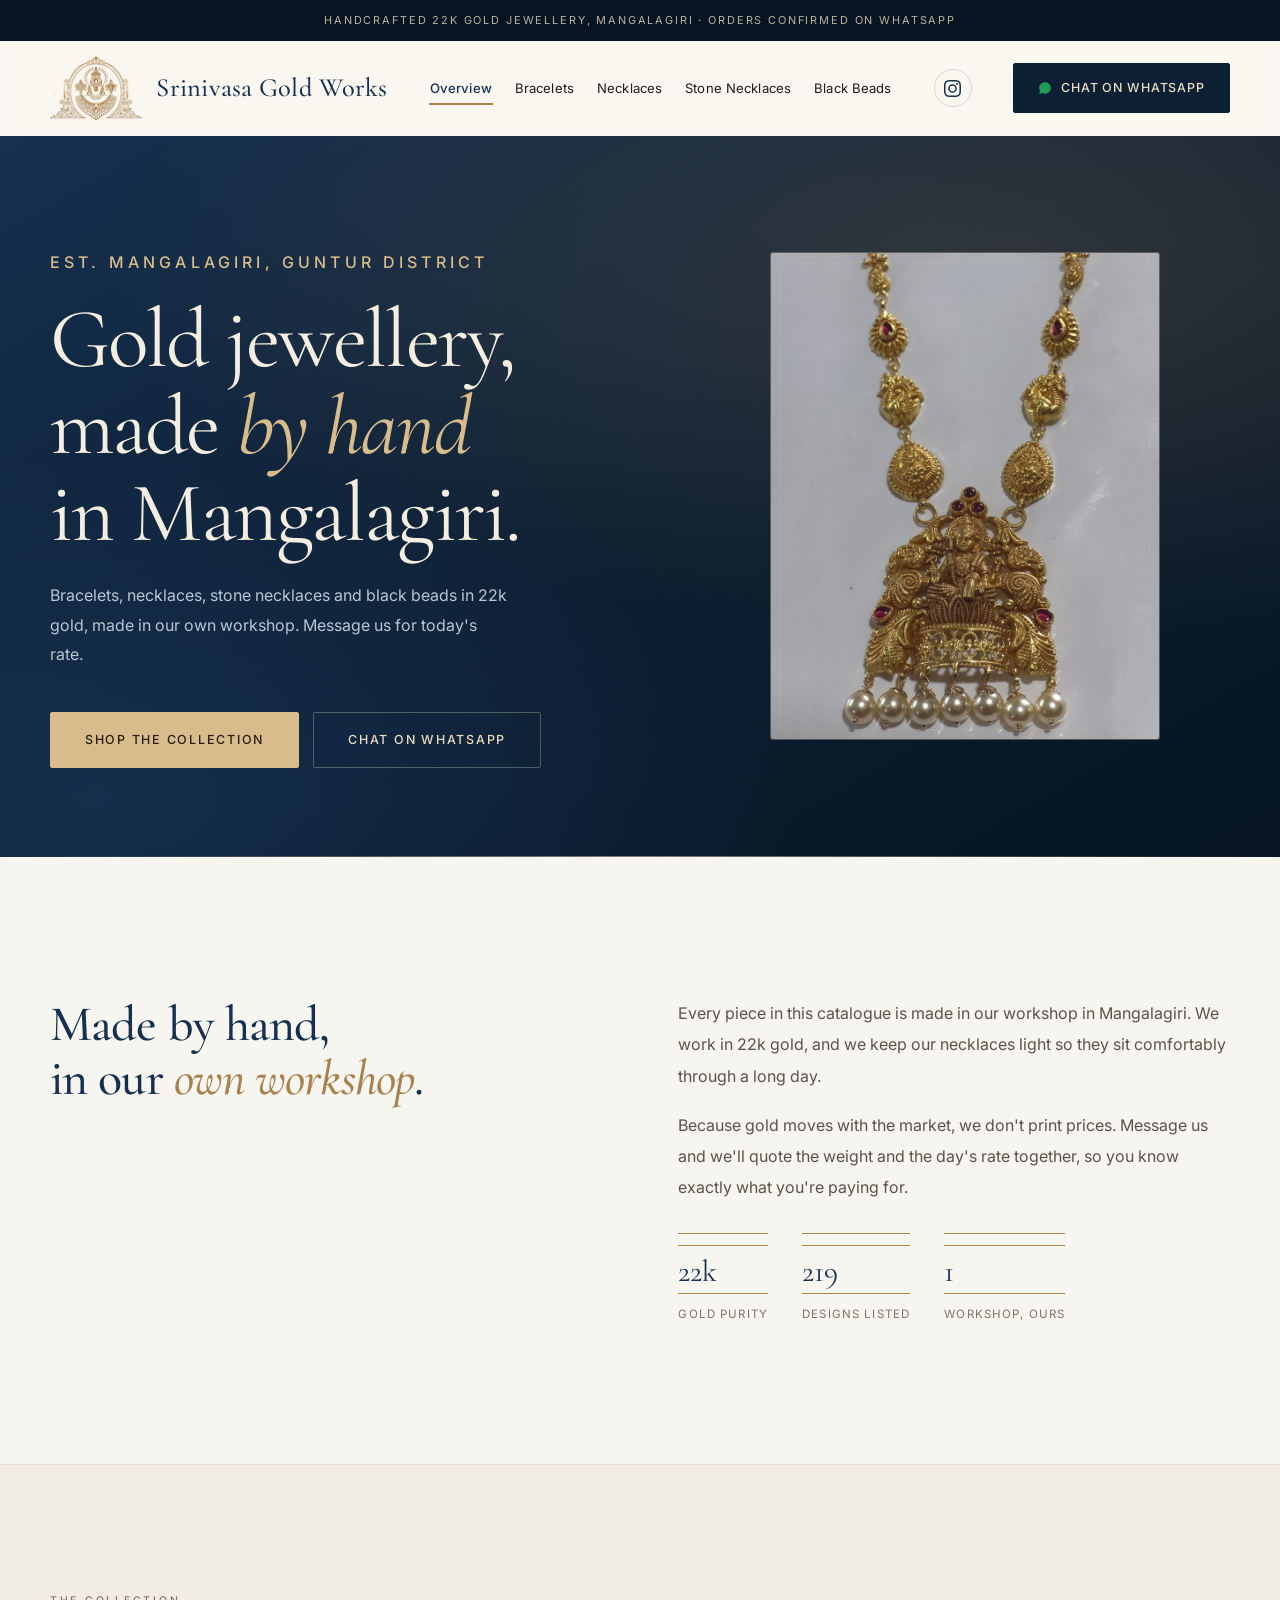
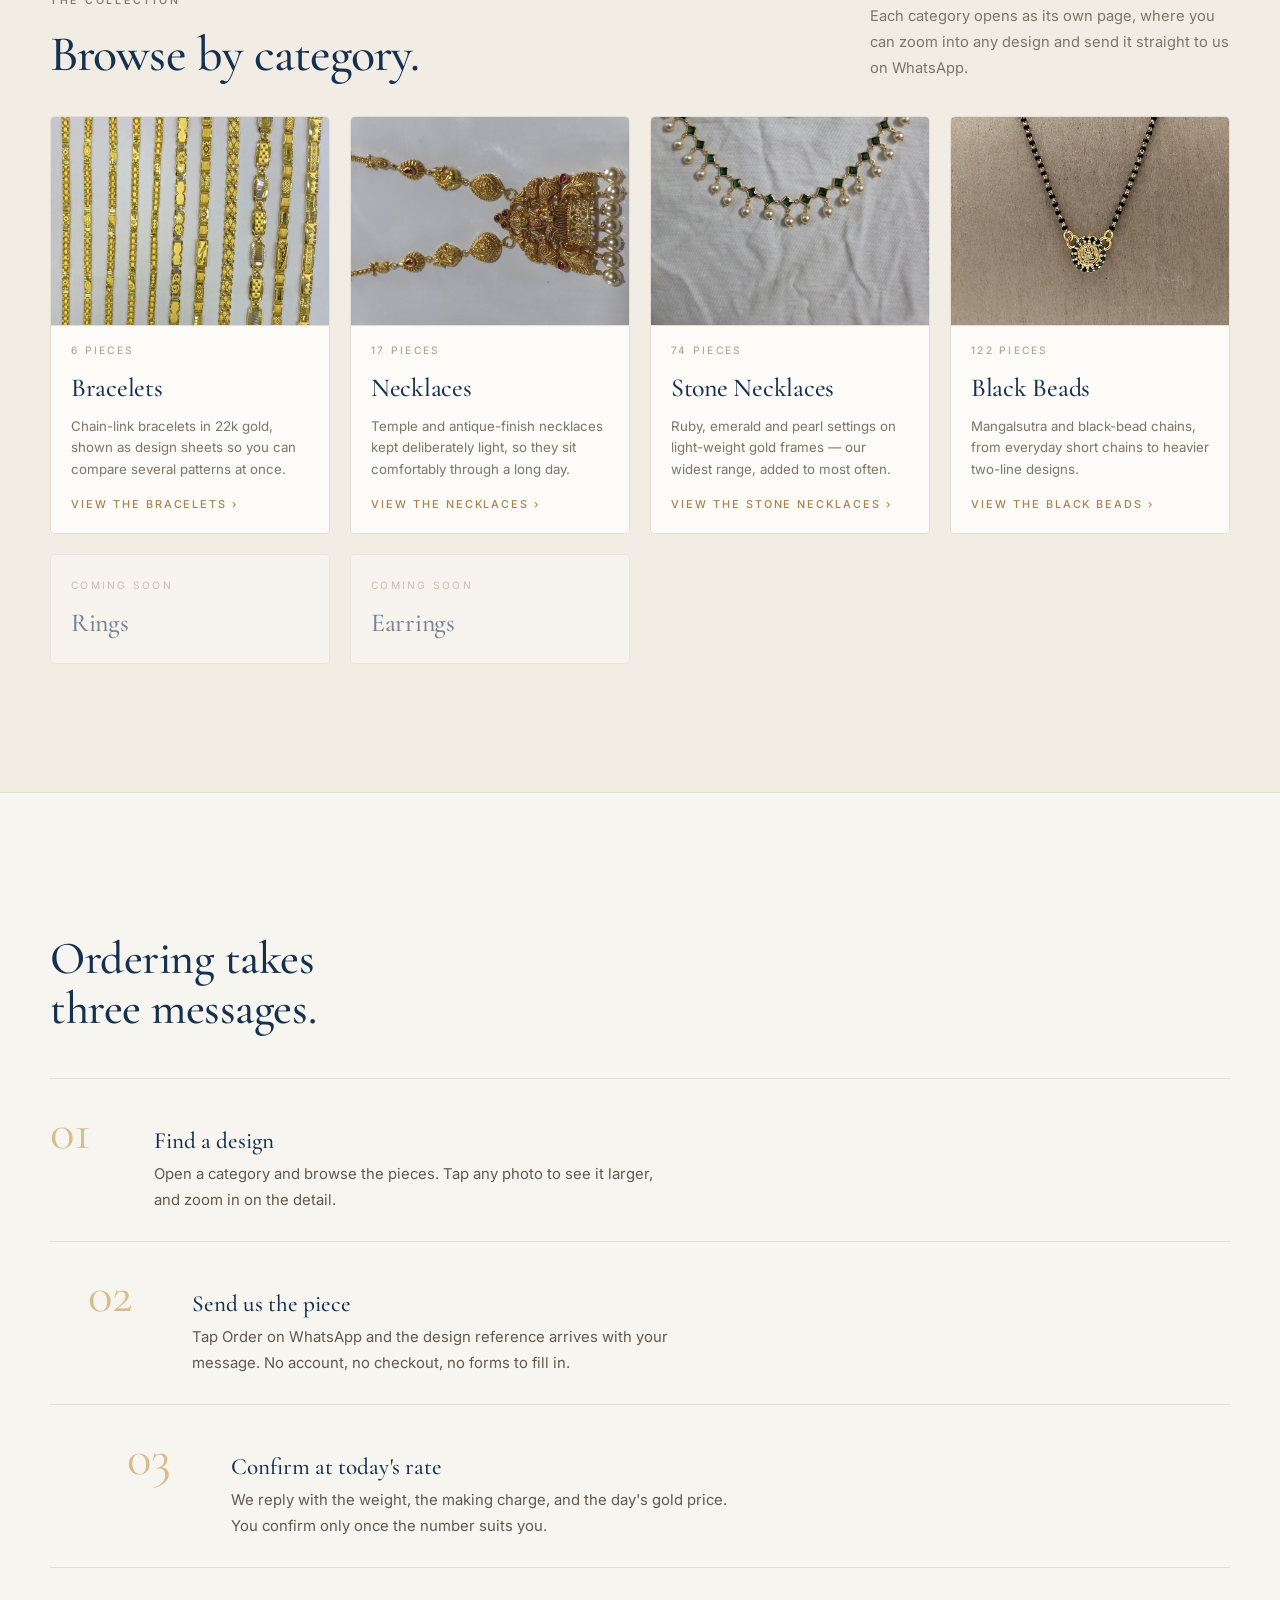
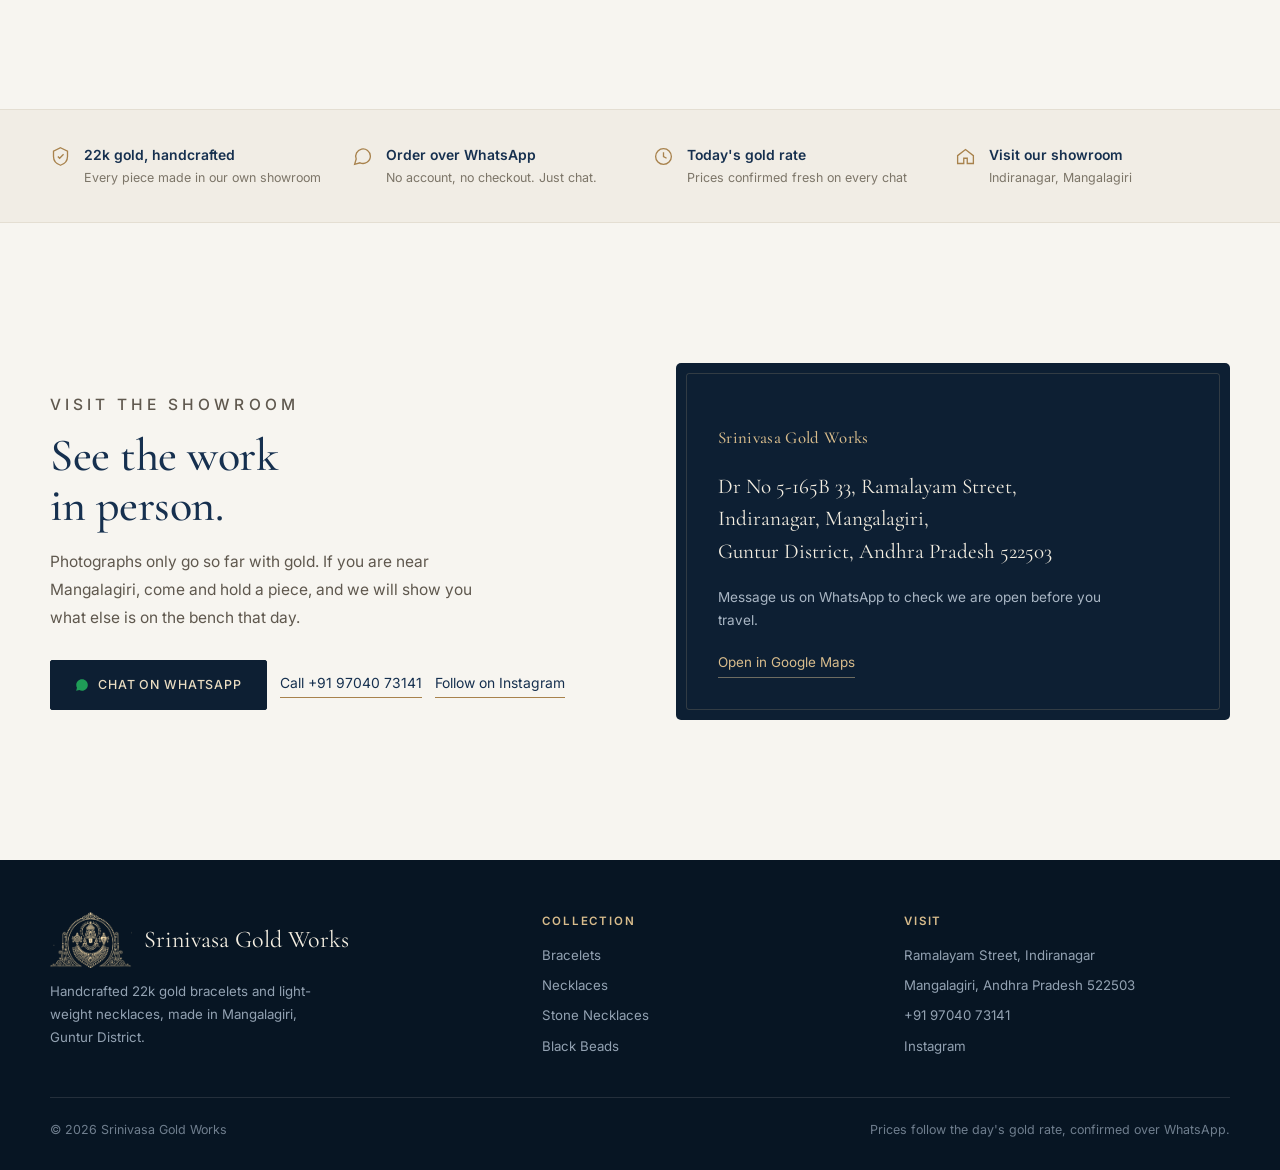
<file: index.html>
<!DOCTYPE html>
<html lang="en">
<head>
<meta charset="UTF-8">
<meta name="viewport" content="width=device-width, initial-scale=1.0">
<title>Srinivasa Gold Works — Fine Gold Jewellery in Mangalagiri</title>
<meta name="description" content="Handcrafted 22k gold bracelets, necklaces, stone necklaces and black beads from Srinivasa Gold Works, Mangalagiri. Browse the collection and confirm today's rate on WhatsApp.">
<meta name="theme-color" content="#0F2338">

<!-- Link preview for WhatsApp shares. Points at GitHub Pages; update both URLs if
     a custom domain is added later. -->
<meta property="og:type" content="website">
<meta property="og:site_name" content="Srinivasa Gold Works">
<meta property="og:title" content="Srinivasa Gold Works — Fine Gold Jewellery in Mangalagiri">
<meta property="og:description" content="Handcrafted 22k gold bracelets and light-weight necklaces. Confirm today's rate on WhatsApp.">
<meta property="og:image" content="https://vanapalli.github.io/srinivasa-gold-works-website/images/og-card.jpg">
<meta property="og:url" content="https://vanapalli.github.io/srinivasa-gold-works-website/">
<meta name="twitter:card" content="summary_large_image">

<link rel="icon" type="image/png" href="images/favicon.png">

<link rel="preconnect" href="https://fonts.googleapis.com">
<link rel="preconnect" href="https://fonts.gstatic.com" crossorigin>
<link rel="stylesheet" href="https://fonts.googleapis.com/css2?family=Cormorant+Garamond:ital,wght@0,400;0,500;0,600;0,700;1,400&family=Inter:wght@400;500;600;700&display=swap">
<link rel="stylesheet" href="css/site.css">
</head>
<body data-page="home">

<a class="skip-link" href="#collection">Skip to the collection</a>

<div class="announce">Handcrafted 22k gold jewellery, Mangalagiri <b>·</b> Orders confirmed on WhatsApp</div>

<header id="siteHeader">
  <div class="header-inner">
    <a class="brand serif" href="index.html" aria-label="Srinivasa Gold Works, home">
      <img src="images/logo-mark.png" alt="" aria-hidden="true">
      Srinivasa Gold Works
    </a>
    <nav class="catnav" id="navChips" aria-label="Sections"></nav>
    <a class="icon-btn" id="headerIg" href="#" target="_blank" rel="noopener" aria-label="Follow Srinivasa Gold Works on Instagram">
      <svg viewBox="0 0 24 24" aria-hidden="true"><path d="M12 2.16c3.2 0 3.58.01 4.85.07 3.25.15 4.77 1.69 4.92 4.92.06 1.27.07 1.65.07 4.85s-.01 3.58-.07 4.85c-.15 3.23-1.66 4.77-4.92 4.92-1.27.06-1.64.07-4.85.07s-3.58-.01-4.85-.07c-3.26-.15-4.77-1.7-4.92-4.92-.06-1.27-.07-1.65-.07-4.85s.02-3.58.07-4.85c.15-3.23 1.66-4.77 4.92-4.92 1.27-.06 1.65-.07 4.85-.07zM12 0C8.74 0 8.33.01 7.05.07c-4.35.2-6.78 2.62-6.98 6.98C.01 8.33 0 8.74 0 12s.01 3.67.07 4.95c.2 4.36 2.62 6.78 6.98 6.98C8.33 23.99 8.74 24 12 24s3.67-.01 4.95-.07c4.35-.2 6.78-2.62 6.98-6.98.06-1.28.07-1.69.07-4.95s-.01-3.67-.07-4.95c-.2-4.35-2.62-6.78-6.98-6.98C15.67.01 15.26 0 12 0zm0 5.84A6.16 6.16 0 1 0 12 18.16 6.16 6.16 0 0 0 12 5.84zM12 16a4 4 0 1 1 0-8 4 4 0 0 1 0 8zm6.41-11.85a1.44 1.44 0 1 0 0 2.88 1.44 1.44 0 0 0 0-2.88z"/></svg>
    </a>
    <a class="btn-wa" id="headerWa" href="#" target="_blank" rel="noopener">
      <svg viewBox="0 0 24 24" aria-hidden="true"><path d="M12.04 2C6.58 2 2.13 6.45 2.13 11.91c0 1.75.46 3.39 1.26 4.81L2 22l5.4-1.42a9.87 9.87 0 0 0 4.64 1.18h.01c5.46 0 9.9-4.45 9.9-9.91C21.96 6.45 17.5 2 12.04 2z"/></svg>
      Chat on WhatsApp
    </a>
  </div>
</header>

<main id="top">

  <section class="hero">
    <div class="hero-inner">
      <div>
        <p class="eyebrow reveal">Est. Mangalagiri, Guntur District</p>
        <h1 class="reveal" style="--d:90ms">Gold jewellery, made <em>by hand</em> in Mangalagiri.</h1>
        <p class="reveal" style="--d:180ms">Bracelets, necklaces, stone necklaces and black beads in 22k gold, made in our own workshop. Message us for today's rate.</p>
        <div class="hero-actions reveal" style="--d:260ms">
          <a class="btn-gold" href="#collection">Shop the collection</a>
          <a class="btn-ghost" id="heroWa" href="#" target="_blank" rel="noopener">Chat on WhatsApp</a>
        </div>
      </div>
      <div class="hero-frame reveal" style="--d:340ms">
        <img id="heroPhoto" src="images/hero.jpg"
             alt="A 22k gold temple necklace pendant with ruby and pearl detail">
      </div>
    </div>
  </section>

  <template id="framePlaceholder">
    <div class="frame-empty">
      <svg viewBox="0 0 24 24" fill="none" aria-hidden="true">
        <path d="M12 2 L4 9 L12 22 L20 9 Z" stroke="#E4C99A" stroke-width="1"/>
        <path d="M4 9 H20 M8.5 9 L12 2 L15.5 9" stroke="#E4C99A" stroke-width=".7"/>
      </svg>
      <span>Photography coming soon</span>
    </div>
  </template>

  <section class="craft">
    <div class="wrap craft-grid">
      <h2 class="reveal">Made by hand,<br>in our <em>own workshop</em>.</h2>
      <div class="craft-body">
        <p class="reveal">Every piece in this catalogue is made in our workshop in Mangalagiri. We work in 22k gold, and we keep our necklaces light so they sit comfortably through a long day.</p>
        <p class="reveal" style="--d:90ms">Because gold moves with the market, we don't print prices. Message us and we'll quote the weight and the day's rate together, so you know exactly what you're paying for.</p>
        <div class="craft-marks reveal" style="--d:180ms">
          <div><div class="n">22k</div><div class="l">Gold purity</div></div>
          <div><div class="n" id="pieceCount">219</div><div class="l">Designs listed</div></div>
          <div><div class="n">1</div><div class="l">Workshop, ours</div></div>
        </div>
      </div>
    </div>
  </section>

  <section class="collection" id="collection">
    <div class="wrap">
      <div class="section-head">
        <div>
          <p class="eyebrow reveal">The collection</p>
          <h2 class="reveal" style="--d:80ms">Browse by category.</h2>
        </div>
        <p class="lede reveal" style="--d:140ms">Each category opens as its own page, where you can zoom into any design and send it straight to us on WhatsApp.</p>
      </div>

      <div class="cat-tiles" id="catTiles"></div>
    </div>
  </section>

  <section class="process">
    <div class="wrap">
      <h2 class="reveal">Ordering takes three messages.</h2>
      <div class="steps">
        <div class="step reveal">
          <div class="num">01</div>
          <div>
            <h3>Find a design</h3>
            <p>Open a category and browse the pieces. Tap any photo to see it larger, and zoom in on the detail.</p>
          </div>
        </div>
        <div class="step reveal" style="--d:90ms">
          <div class="num">02</div>
          <div>
            <h3>Send us the piece</h3>
            <p>Tap Order on WhatsApp and the design reference arrives with your message. No account, no checkout, no forms to fill in.</p>
          </div>
        </div>
        <div class="step reveal" style="--d:180ms">
          <div class="num">03</div>
          <div>
            <h3>Confirm at today's rate</h3>
            <p>We reply with the weight, the making charge, and the day's gold price. You confirm only once the number suits you.</p>
          </div>
        </div>
      </div>
    </div>
  </section>

  <section class="trust">
    <div class="wrap trust-grid">
      <div class="trust-item reveal">
        <svg viewBox="0 0 24 24" stroke-width="1.5" aria-hidden="true"><path d="M12 2 L20 6 V12 C20 17 16.5 20.5 12 22 C7.5 20.5 4 17 4 12 V6 Z"/><path d="M9 12 L11 14 L15.5 9.5"/></svg>
        <div><div class="t-title">22k gold, handcrafted</div><div class="t-sub">Every piece made in our own showroom</div></div>
      </div>
      <div class="trust-item reveal" style="--d:70ms">
        <svg viewBox="0 0 24 24" stroke-width="1.5" aria-hidden="true"><path d="M21 11.5a8.4 8.4 0 0 1-11.9 7.7L3 21l1.8-6.1A8.4 8.4 0 1 1 21 11.5z"/></svg>
        <div><div class="t-title">Order over WhatsApp</div><div class="t-sub">No account, no checkout. Just chat.</div></div>
      </div>
      <div class="trust-item reveal" style="--d:140ms">
        <svg viewBox="0 0 24 24" stroke-width="1.5" aria-hidden="true"><circle cx="12" cy="12" r="9"/><path d="M12 7 V12 L15.5 14"/></svg>
        <div><div class="t-title">Today's gold rate</div><div class="t-sub">Prices confirmed fresh on every chat</div></div>
      </div>
      <div class="trust-item reveal" style="--d:210ms">
        <svg viewBox="0 0 24 24" stroke-width="1.5" aria-hidden="true"><path d="M3 11 L12 4 L21 11 V20 H14 V14 H10 V20 H3 Z"/></svg>
        <div><div class="t-title">Visit our showroom</div><div class="t-sub">Indiranagar, Mangalagiri</div></div>
      </div>
    </div>
  </section>

  <section class="visit">
    <div class="wrap visit-grid">
      <div>
        <p class="eyebrow reveal">Visit the showroom</p>
        <h2 class="reveal" style="--d:80ms">See the work in person.</h2>
        <p class="reveal" style="--d:140ms">Photographs only go so far with gold. If you are near Mangalagiri, come and hold a piece, and we will show you what else is on the bench that day.</p>
        <div class="visit-actions reveal" style="--d:200ms">
          <a class="btn-wa" id="visitWa" href="#" target="_blank" rel="noopener">
            <svg viewBox="0 0 24 24" aria-hidden="true"><path d="M12.04 2C6.58 2 2.13 6.45 2.13 11.91c0 1.75.46 3.39 1.26 4.81L2 22l5.4-1.42a9.87 9.87 0 0 0 4.64 1.18h.01c5.46 0 9.9-4.45 9.9-9.91C21.96 6.45 17.5 2 12.04 2z"/></svg>
            Chat on WhatsApp
          </a>
          <a class="link-gold" href="tel:+919704073141">Call +91 97040 73141</a>
          <a class="link-gold" id="visitIg" href="#" target="_blank" rel="noopener">Follow on Instagram</a>
        </div>
      </div>
      <div class="address-card reveal" style="--d:120ms">
        <p class="card-brand serif">Srinivasa Gold Works</p>
        <p class="addr">Dr No 5-165B 33, Ramalayam Street,<br>Indiranagar, Mangalagiri,<br>Guntur District, Andhra Pradesh 522503</p>
        <p class="meta">Message us on WhatsApp to check we are open before you travel.</p>
        <a class="map" id="mapLink" href="#" target="_blank" rel="noopener">Open in Google Maps</a>
      </div>
    </div>
  </section>

</main>

<footer>
  <div class="wrap">
    <div class="foot-grid">
      <div>
        <div class="foot-brand">
          <img src="images/logo-mark-light.png" alt="" aria-hidden="true">
          Srinivasa Gold Works
        </div>
        <p class="foot-tag">Handcrafted 22k gold bracelets and light-weight necklaces, made in Mangalagiri, Guntur District.</p>
      </div>
      <div class="foot-col">
        <h4>Collection</h4>
        <ul id="footCats"></ul>
      </div>
      <div class="foot-col">
        <h4>Visit</h4>
        <ul>
          <li>Ramalayam Street, Indiranagar</li>
          <li>Mangalagiri, Andhra Pradesh 522503</li>
          <li><a href="tel:+919704073141">+91 97040 73141</a></li>
          <li><a href="https://www.instagram.com/srinivasagoldworks/" target="_blank" rel="noopener">Instagram</a></li>
        </ul>
      </div>
    </div>
    <div class="foot-bot">
      <span>&copy; <span id="year"></span> Srinivasa Gold Works</span>
      <span>Prices follow the day's gold rate, confirmed over WhatsApp.</span>
    </div>
  </div>
</footer>

<a class="fab" id="fabWa" href="#" target="_blank" rel="noopener" aria-label="Chat with us on WhatsApp">
  <svg viewBox="0 0 24 24" aria-hidden="true"><path d="M12.04 2C6.58 2 2.13 6.45 2.13 11.91c0 1.75.46 3.39 1.26 4.81L2 22l5.4-1.42a9.87 9.87 0 0 0 4.64 1.18h.01c5.46 0 9.9-4.45 9.9-9.91C21.96 6.45 17.5 2 12.04 2z"/></svg>
</a>

<script src="js/catalog.js"></script>
<script src="js/site.js"></script>
<script src="js/home.js"></script>
</body>
</html>
</file>
<file: css/site.css>
:root{
  /* Quiet ivory ground, deep ink, one champagne accent. Generous air; hairline rules. */
  --bg:          #F7F5F0;
  --cream-deep:  #F1EDE5;
  --panel:       #FCFBF8;
  --line:        #E4DED2;
  --well:        #E8E3D9;

  --navy:        #16304F;
  --navy-deep:   #0D1F33;
  --navy-ink:    #071523;

  --gold:        #A8824C;
  --gold-light:  #D8BC8C;
  --gold-pale:   #EADDC2;

  --ink:         #1F1C18;
  --muted:       #7C7568;
  --muted-light: #A39A8B;

  --whatsapp:      #1F9D57;
  --whatsapp-dark: #188046;

  --maxw: 1240px;
  --pad:  30px;
  --ease: cubic-bezier(.16, 1, .3, 1);
}

*{ box-sizing:border-box; margin:0; padding:0; }
html{ scroll-behavior:smooth; scroll-padding-top:96px; -webkit-text-size-adjust:100%; }
body{
  background:var(--bg); color:var(--ink);
  font-family:'Inter',system-ui,sans-serif; line-height:1.6;
  -webkit-font-smoothing:antialiased; overflow-x:hidden;
}
h1,h2,h3,.serif{
  font-family:'Cormorant Garamond',Georgia,serif; font-weight:500;
  line-height:1.08; text-wrap:balance;
}
a{ color:inherit; text-decoration:none; }
img{ display:block; max-width:100%; }
button{ font:inherit; color:inherit; background:none; border:none; cursor:pointer; }

.wrap{ max-width:var(--maxw); margin:0 auto; padding-inline:var(--pad); }

.sr-only{
  position:absolute; width:1px; height:1px; padding:0; margin:-1px;
  overflow:hidden; clip:rect(0,0,0,0); white-space:nowrap; border:0;
}
.skip-link{
  position:absolute; left:-9999px; top:0; z-index:200;
  background:var(--navy-deep); color:var(--gold-pale);
  padding:12px 20px; border-radius:0 0 4px 0; font-size:.85rem;
}
.skip-link:focus{ left:0; }
:focus-visible{ outline:2px solid var(--gold); outline-offset:3px; border-radius:2px; }

.eyebrow{
  font-size:.66rem; font-weight:500; letter-spacing:.26em; text-transform:uppercase;
  color:var(--muted);
}
.reveal{
  opacity:0; transform:translateY(26px);
  transition:opacity .8s var(--ease), transform .8s var(--ease);
  transition-delay:var(--d, 0ms);
}
.reveal.is-visible{ opacity:1; transform:none; }

.announce{
  background:var(--navy-ink); color:#BCB3A0;
  font-size:.68rem; letter-spacing:.17em; text-transform:uppercase;
  text-align:center; padding:12px 16px;
}
.announce b{ color:var(--gold-light); font-weight:500; }

header{
  position:sticky; top:0; z-index:60;
  background:rgba(250,247,241,.88); backdrop-filter:blur(12px) saturate(140%);
  border-bottom:1px solid transparent; transition:border-color .3s ease, box-shadow .3s ease;
}
header.stuck{ border-bottom-color:var(--line); box-shadow:0 6px 26px rgba(28,58,94,.06); }
.header-inner{
  max-width:var(--maxw); margin:0 auto; padding:15px var(--pad);
  display:flex; align-items:center; justify-content:space-between; gap:22px; flex-wrap:wrap;
}
.brand{ display:flex; align-items:center; gap:13px; font-size:1.65rem; color:var(--navy); letter-spacing:.01em; }
.brand img{ height:64px; width:auto; flex-shrink:0; }

nav.catnav{ display:flex; gap:21px; }
nav.catnav a{
  position:relative; font-size:.82rem; letter-spacing:.01em; color:var(--ink);
  padding:6px 1px; white-space:nowrap; transition:color .2s ease;
}
nav.catnav a::after{
  content:""; position:absolute; left:0; right:0; bottom:0; height:1.5px;
  background:var(--gold); transform:scaleX(0); transform-origin:left;
  transition:transform .3s var(--ease);
}
nav.catnav a:hover{ color:var(--navy); }
nav.catnav a:hover::after,
nav.catnav a[aria-current="page"]::after{ transform:scaleX(1); }
nav.catnav a[aria-current="page"]{ color:var(--navy); font-weight:500; }

/* Primary action: ink, not platform green. The green lives only in the glyph. */
.btn-wa{
  display:inline-flex; align-items:center; gap:9px; white-space:nowrap;
  font-size:.78rem; font-weight:500; letter-spacing:.07em; text-transform:uppercase;
  color:var(--gold-pale); background:var(--navy-deep);
  padding:14px 24px; border-radius:2px; border:1px solid var(--navy-deep);
  transition:background .35s var(--ease), color .35s var(--ease), border-color .35s var(--ease);
}
.btn-wa:hover{ background:transparent; color:var(--navy-deep); border-color:var(--navy-deep); }
.btn-wa svg{ width:14px; height:14px; fill:var(--whatsapp); flex-shrink:0; }

.icon-btn{
  display:inline-flex; align-items:center; justify-content:center;
  width:38px; height:38px; border-radius:50%; color:var(--navy);
  border:1px solid rgba(28,58,94,.16); flex-shrink:0;
  transition:border-color .2s ease, background .2s ease, transform .2s var(--ease);
}
.icon-btn:hover{ border-color:var(--gold); background:rgba(184,137,79,.08); transform:translateY(-1px); }
.icon-btn svg{ width:17px; height:17px; fill:currentColor; }

.hero{
  position:relative; overflow:hidden; color:#F4EEE1;
  background:
    radial-gradient(120% 90% at 78% 18%, rgba(168,130,76,.22), transparent 58%),
    radial-gradient(90% 80% at 8% 92%, rgba(28,58,94,.55), transparent 60%),
    linear-gradient(150deg, var(--navy) 0%, var(--navy-deep) 52%, var(--navy-ink) 100%);
}
.hero::after{
  content:""; position:absolute; left:0; right:0; bottom:0; height:1px;
  background:linear-gradient(90deg, transparent, rgba(228,201,154,.55), transparent);
}
.hero-inner{
  max-width:var(--maxw); margin:0 auto; padding:clamp(56px,7vw,88px) var(--pad) clamp(60px,7vw,92px);
  display:grid; grid-template-columns:1.05fr .95fr; gap:clamp(32px,5vw,72px); align-items:center;
}
.hero .eyebrow{ color:var(--gold-light); }
.hero h1{
  margin-top:18px;
  font-size:clamp(2.7rem, 6.6vw, 5.4rem); font-weight:400;
  line-height:1.03; letter-spacing:-.022em; max-width:15ch;
}
.hero h1 em{ font-style:italic; font-weight:400; color:var(--gold-light); }
.hero p{
  margin-top:24px; max-width:46ch; font-size:1rem; color:#BAC6D4; line-height:1.85;
}
.hero-actions{ margin-top:42px; display:flex; gap:14px; flex-wrap:wrap; }
.btn-gold, .btn-ghost{
  display:inline-flex; align-items:center; justify-content:center;
  font-size:.78rem; font-weight:500; letter-spacing:.14em; text-transform:uppercase;
  padding:17px 34px; border-radius:2px; border:1px solid transparent;
  transition:background .4s var(--ease), color .4s var(--ease), border-color .4s var(--ease);
}
.btn-gold{ background:var(--gold-light); color:#2A1F0C; border-color:var(--gold-light); }
.btn-gold:hover{ background:transparent; color:var(--gold-light); }
.btn-ghost{ border-color:rgba(234,221,194,.3); color:#EADDC2; }
.btn-ghost:hover{ border-color:var(--gold-light); color:#fff; }

.hero-frame{
  position:relative; aspect-ratio:4/5; width:100%; max-width:390px; margin-inline:auto;
  border:1px solid rgba(228,201,154,.34); border-radius:3px;
  background:rgba(9,24,41,.34);
  display:grid; place-items:center; overflow:hidden;
}
.hero-frame::before{
  content:""; position:absolute; inset:9px; border:1px solid rgba(228,201,154,.16); border-radius:2px;
  pointer-events:none;
}
.hero-frame img{ width:100%; height:100%; object-fit:cover; }
.hero-frame .frame-empty{ text-align:center; padding:20px; }
.hero-frame .frame-empty svg{ width:52px; height:52px; margin:0 auto 14px; opacity:.85; }
.hero-frame .frame-empty span{
  display:block; font-family:'Cormorant Garamond',serif; font-size:1.05rem;
  font-style:italic; color:rgba(228,201,154,.75);
}


.craft{ padding:clamp(88px,11vw,156px) 0; }
.craft-grid{
  display:grid; grid-template-columns:1fr 1fr; gap:clamp(32px,6vw,80px); align-items:start;
}
.craft h2{ font-size:clamp(2.1rem,3.9vw,3.2rem); color:var(--navy); letter-spacing:-.018em; }
.craft h2 em{ font-style:italic; color:var(--gold); font-weight:500; }
.craft-body p{ color:#5A5349; font-size:1rem; line-height:1.95; max-width:58ch; }
.craft-body p + p{ margin-top:18px; }
.craft-marks{ margin-top:30px; display:flex; gap:34px; flex-wrap:wrap; }
.craft-marks div{ border-top:1px solid var(--gold); padding-top:11px; }
.craft-marks .n{ font-family:'Cormorant Garamond',serif; font-size:1.9rem; color:var(--navy); line-height:1; }
.craft-marks .l{ font-size:.72rem; letter-spacing:.1em; text-transform:uppercase; color:var(--muted); margin-top:5px; }

.collection{ background:var(--cream-deep); padding:clamp(80px,10vw,140px) 0; border-block:1px solid var(--line); }
.section-head{ display:flex; justify-content:space-between; align-items:flex-end; gap:24px; flex-wrap:wrap; }
.section-head h2{ font-size:clamp(2.1rem,3.9vw,3.2rem); color:var(--navy); margin-top:18px; letter-spacing:-.018em; }
.section-head .lede{ color:var(--muted); font-size:.92rem; line-height:1.75; max-width:40ch; }

.cat-tiles{
  margin-top:34px; display:grid; grid-template-columns:repeat(auto-fit,minmax(272px,1fr)); gap:20px;
}
.cat-tile{
  position:relative; text-align:left; background:var(--panel); overflow:hidden;
  border:1px solid var(--line); border-radius:5px; padding:22px 20px 20px;
  transition:border-color .25s ease, box-shadow .25s ease, transform .25s var(--ease);
}
.cat-tile:hover{ border-color:var(--gold); }
.cat-tile .count{ font-size:.64rem; letter-spacing:.22em; text-transform:uppercase; color:var(--muted-light); }
.cat-tile .catname{
  font-family:'Cormorant Garamond',serif; font-weight:500; font-size:1.62rem;
  color:var(--navy); margin-top:8px; letter-spacing:-.01em;
}
.cat-tile.soon{ opacity:.55; cursor:default; }
.cat-tile.soon:hover{ border-color:var(--line); box-shadow:none; transform:none; }
.cat-tile.has-cover{ padding:0; display:block; }
.cat-tile-img{
  width:100%; aspect-ratio:4/3; object-fit:cover; display:block;
  transition:transform 1.1s var(--ease);
}
.cat-tile.has-cover:hover .cat-tile-img{ transform:scale(1.04); }
.cat-tile.has-cover .cat-tile-body{
  padding:16px 20px 18px; background:var(--panel);
  border-top:1px solid var(--line);
}
.cat-blurb{ margin-top:8px; font-size:.83rem; line-height:1.6; color:var(--muted); }
.cat-go{
  display:inline-block; margin-top:16px; font-size:.68rem; font-weight:500;
  letter-spacing:.18em; text-transform:uppercase; color:var(--gold);
}
.cat-tile:hover .cat-go{ color:var(--navy); }

/* Gallery page header */
.page-head{
  background:var(--cream-deep); border-bottom:1px solid var(--line);
  padding:clamp(52px,7vw,92px) 0 clamp(44px,6vw,72px);
}
.back-link{
  display:inline-flex; align-items:center; gap:7px;
  font-size:.8rem; color:var(--muted); transition:color .2s ease;
}
.back-link:hover{ color:var(--gold); }
.page-head h1{
  margin-top:18px; font-size:clamp(2.3rem,4.8vw,3.7rem);
  color:var(--navy); letter-spacing:-.022em;
}
.page-head .page-blurb{
  margin-top:14px; max-width:56ch; color:#5F584E; font-size:.97rem; line-height:1.8;
}
.page-head .page-count{
  margin-top:20px; font-size:.68rem; letter-spacing:.24em;
  text-transform:uppercase; color:var(--muted); font-weight:500;
}
.gallery-wrap{ padding:clamp(40px,5vw,64px) 0 clamp(80px,10vw,132px); }
.gallery-wrap .toolbar{ margin-top:0; }

/* Other categories, shown at the foot of a gallery page */
.more-cats{ background:var(--cream-deep); border-top:1px solid var(--line); padding:clamp(48px,6vw,76px) 0; }
.more-cats h2{ font-size:clamp(1.6rem,2.8vw,2.2rem); color:var(--navy); }
.more-cats .cat-tiles{ margin-top:26px; }

.toolbar{
  margin-top:38px; display:flex; justify-content:space-between; align-items:center;
  gap:16px; flex-wrap:wrap; padding-bottom:16px; border-bottom:1px solid var(--line);
}
.result-count{ font-size:.68rem; letter-spacing:.22em; text-transform:uppercase; color:var(--muted); }
.search-wrap{ position:relative; }
.search-wrap svg{
  position:absolute; left:13px; top:50%; transform:translateY(-50%);
  width:15px; height:15px; stroke:var(--muted); fill:none; pointer-events:none;
}
.search-input{
  background:var(--panel); border:1px solid var(--line); border-radius:4px;
  padding:11px 14px 11px 37px; font-size:.86rem; width:268px; color:var(--ink);
  transition:border-color .2s ease, box-shadow .2s ease;
}
.search-input::placeholder{ color:var(--muted-light); }
.search-input:focus{ outline:none; border-color:var(--gold); box-shadow:0 0 0 3px rgba(184,137,79,.13); }

.grid{
  margin-top:44px;
  display:grid; grid-template-columns:repeat(auto-fill,minmax(272px,1fr)); gap:clamp(28px,3.4vw,52px);
}
/* No border, no lift: the photograph is the object, the card is not. */
.card{
  background:transparent; overflow:hidden;
  display:flex; flex-direction:column;
}
.card-media{
  aspect-ratio:4/5; overflow:hidden; background:var(--well);
  display:grid; place-items:center; position:relative; cursor:zoom-in;
}
.card-media img{ width:100%; height:100%; object-fit:cover; transition:transform 1.1s var(--ease); }
.card:hover .card-media img{ transform:scale(1.035); }
.zoom-hint{
  position:absolute; right:14px; bottom:14px; width:32px; height:32px; border-radius:50%;
  background:rgba(7,21,35,.42); backdrop-filter:blur(6px);
  display:flex; align-items:center; justify-content:center;
  opacity:0; transition:opacity .45s var(--ease);
}
.card:hover .zoom-hint{ opacity:1; }
.zoom-hint svg{ width:14px; height:14px; stroke:var(--gold-pale); fill:none; }
.card-media.no-photo{ cursor:default; }
.card-media.no-photo .zoom-hint{ display:none; }
.card-media.no-photo{
  background:
    var(--well)
    url("data:image/svg+xml,%3Csvg xmlns='http://www.w3.org/2000/svg' viewBox='0 0 24 24' fill='none'%3E%3Cpath d='M12 2 L4 9 L12 22 L20 9 Z' stroke='%23A99E8D' stroke-width='1.1'/%3E%3Cpath d='M4 9 H20' stroke='%23A99E8D' stroke-width='.75'/%3E%3C/svg%3E")
    no-repeat center calc(50% - 21px);
  background-size:32px 32px;
}
.card-media.no-photo::after{
  content:"Photo coming soon"; margin-top:40px;
  font-family:'Cormorant Garamond',serif; font-style:italic; font-size:1.02rem;
  color:var(--muted-light);
}
.card-body{ padding:20px 2px 0; display:flex; flex-direction:column; gap:6px; flex:1; }
.card-cat{ font-size:.62rem; color:var(--muted-light); text-transform:uppercase; letter-spacing:.2em; font-weight:500; }
.card-name{ font-family:'Cormorant Garamond',serif; font-weight:500; font-size:1.42rem; color:var(--ink); line-height:1.2; }
.card-note{ color:var(--muted); font-size:.79rem; line-height:1.6; }
.card-price{
  color:var(--muted); font-weight:400; font-size:.74rem; letter-spacing:.1em;
  text-transform:uppercase; margin-top:6px; margin-bottom:20px;
}
.card-actions{ margin-top:auto; display:flex; flex-direction:column; gap:9px; }
.card-actions .btn-wa, .card-actions .btn-ig{ justify-content:center; width:100%; }

/* Secondary action: a hairline, so two CTAs never compete. */
.btn-ig{
  display:inline-flex; align-items:center; gap:9px; white-space:nowrap;
  font-size:.78rem; font-weight:500; letter-spacing:.07em; text-transform:uppercase;
  color:var(--navy); background:transparent;
  padding:13px 24px; border-radius:2px; border:1px solid var(--line);
  transition:border-color .35s var(--ease), color .35s var(--ease);
}
.btn-ig:hover{ border-color:var(--gold); color:var(--gold); }
.btn-ig svg{ width:14px; height:14px; fill:currentColor; flex-shrink:0; opacity:.75; }

.empty-state{ text-align:center; padding:64px 0 24px; color:var(--muted); display:none; }
.empty-state p:first-child{ font-family:'Cormorant Garamond',serif; font-size:1.8rem; color:var(--navy); }
.empty-state p + p{ margin-top:8px; font-size:.9rem; }
.empty-state button{ margin-top:20px; font-size:.85rem; color:var(--gold); border-bottom:1px solid var(--gold); padding-bottom:2px; }

.process{ padding:clamp(88px,11vw,150px) 0; }
.process h2{ font-size:clamp(2rem,3.6vw,2.9rem); color:var(--navy); max-width:18ch; letter-spacing:-.01em; }
.steps{ margin-top:44px; display:grid; gap:0; }
.step{
  display:grid; grid-template-columns:auto 1fr; gap:clamp(20px,4vw,52px);
  align-items:baseline; padding:28px 0; border-top:1px solid var(--line);
}
.step:last-child{ border-bottom:1px solid var(--line); }
.step .num{
  font-family:'Cormorant Garamond',serif; font-size:clamp(2rem,4vw,3.2rem);
  color:var(--gold-light); line-height:1; min-width:2.2ch;
}
.step h3{ font-size:1.45rem; color:var(--navy); }
.step p{ margin-top:7px; color:#5F584E; font-size:.93rem; line-height:1.75; max-width:58ch; }
.step:nth-child(2){ padding-left:clamp(0px,3vw,44px); }
.step:nth-child(3){ padding-left:clamp(0px,6vw,88px); }

.trust{ background:var(--cream-deep); border-block:1px solid var(--line); padding:34px 0; }
.trust-grid{ display:grid; grid-template-columns:repeat(auto-fit,minmax(210px,1fr)); gap:26px; }
.trust-item{ display:flex; gap:13px; align-items:flex-start; }
.trust-item svg{ width:21px; height:21px; flex-shrink:0; stroke:var(--gold); fill:none; margin-top:2px; }
.trust-item .t-title{ font-size:.87rem; font-weight:600; color:var(--navy); }
.trust-item .t-sub{ font-size:.78rem; color:var(--muted); margin-top:3px; line-height:1.5; }

.visit{ padding:clamp(88px,11vw,150px) 0; }
.visit-grid{ display:grid; grid-template-columns:1fr 1fr; gap:clamp(32px,6vw,72px); align-items:center; }
.visit h2{ font-size:clamp(2rem,3.6vw,2.9rem); color:var(--navy); margin-top:12px; max-width:16ch; letter-spacing:-.01em; }
.visit p{ margin-top:18px; color:#5F584E; font-size:.97rem; line-height:1.8; max-width:46ch; }
.visit-actions{ margin-top:28px; display:flex; gap:13px; flex-wrap:wrap; align-items:center; }
.link-gold{
  font-size:.87rem; color:var(--navy); border-bottom:1px solid var(--gold);
  padding-bottom:3px; transition:color .2s ease;
}
.link-gold:hover{ color:var(--gold); }
.address-card{
  background:var(--navy-deep); color:#DCE3EB; border-radius:5px;
  padding:clamp(28px,4vw,42px); position:relative; overflow:hidden;
}
.address-card::before{
  content:""; position:absolute; inset:10px; border:1px solid rgba(228,201,154,.17);
  border-radius:3px; pointer-events:none;
}
.address-card .card-brand{ font-size:1.05rem; color:var(--gold-light); letter-spacing:.02em; }
.address-card .addr{
  margin-top:16px; font-family:'Cormorant Garamond',serif; font-size:1.32rem;
  line-height:1.55; color:#F4EEE1;
}
.address-card .meta{ margin-top:18px; font-size:.85rem; color:#A9B6C4; line-height:1.7; }
.address-card a.map{
  display:inline-block; margin-top:20px; font-size:.84rem; color:var(--gold-light);
  border-bottom:1px solid rgba(228,201,154,.45); padding-bottom:3px;
}
.address-card a.map:hover{ color:#fff; border-bottom-color:#fff; }

footer{ background:var(--navy-ink); color:#93A2B2; padding:52px 0 30px; font-size:.83rem; }
.foot-grid{ display:grid; grid-template-columns:1.4fr 1fr 1fr; gap:36px; }
.foot-brand{ display:flex; align-items:center; gap:12px; font-family:'Cormorant Garamond',serif; font-size:1.5rem; color:#F4EEE1; }
.foot-brand img{ height:56px; width:auto; }
.foot-tag{ margin-top:12px; max-width:34ch; line-height:1.7; }
.foot-col h4{ font-size:.72rem; letter-spacing:.16em; text-transform:uppercase; color:var(--gold-light); font-weight:600; font-family:'Inter',sans-serif; }
.foot-col ul{ list-style:none; margin-top:14px; display:grid; gap:9px; }
.foot-col a:hover{ color:#F4EEE1; }
.foot-col a{ font-size:.83rem; color:inherit; }
.foot-bot{
  margin-top:40px; padding-top:22px; border-top:1px solid rgba(244,238,225,.12);
  display:flex; justify-content:space-between; gap:16px; flex-wrap:wrap; font-size:.78rem; color:#6F7E8E;
}

.fab{
  position:fixed; right:18px; bottom:18px; z-index:70; display:none;
  width:52px; height:52px; border-radius:50%; background:var(--navy-deep);
  align-items:center; justify-content:center;
  border:1px solid rgba(216,188,140,.3);
  box-shadow:0 10px 30px rgba(7,21,35,.22);
  transition:transform .35s var(--ease);
}
.fab:hover{ transform:translateY(-2px); }
.fab svg{ width:23px; height:23px; fill:var(--gold-light); }

.lightbox{
  position:fixed; inset:0; z-index:120; background:rgba(9,24,41,.94);
  display:flex; align-items:center; justify-content:center;
}
.lightbox[hidden]{ display:none; }
.lb-stage{
  width:min(88vw,900px); height:min(82vh,900px); overflow:hidden;
  display:flex; align-items:center; justify-content:center; touch-action:none;
}
.lb-stage img{
  max-width:100%; max-height:100%; object-fit:contain; user-select:none;
  transition:transform .18s ease; will-change:transform; cursor:grab;
}
.lb-stage.zoomed img{ cursor:grab; }
.lb-stage.dragging img{ transition:none; cursor:grabbing; }
.lb-close, .lb-nav{
  position:absolute; display:flex; align-items:center; justify-content:center;
  width:46px; height:46px; border-radius:50%; color:#F4EEE1;
  background:rgba(244,238,225,.1); border:1px solid rgba(244,238,225,.22);
  transition:background .2s ease, border-color .2s ease;
}
.lb-close:hover, .lb-nav:hover{ background:rgba(244,238,225,.2); border-color:var(--gold-light); }
.lb-close{ top:18px; right:18px; font-size:1.4rem; line-height:1; }
.lb-nav{ top:50%; transform:translateY(-50%); font-size:1.6rem; }
.lb-prev{ left:18px; }
.lb-next{ right:18px; }
.lb-nav:disabled{ opacity:.3; pointer-events:none; }
.lb-zoom{
  position:absolute; left:50%; bottom:22px; transform:translateX(-50%);
  display:flex; gap:8px; background:rgba(244,238,225,.1);
  border:1px solid rgba(244,238,225,.22); border-radius:30px; padding:6px;
}
.lb-zoom button{
  width:38px; height:38px; border-radius:50%; color:#F4EEE1; font-size:1.1rem;
  transition:background .2s ease;
}
.lb-zoom button:hover{ background:rgba(244,238,225,.18); }
.lb-caption{
  position:absolute; left:18px; bottom:24px; color:#D8CDB6; font-size:.82rem;
  max-width:60vw;
}
@media (max-width:640px){
  .lb-caption{ display:none; }
  .lb-nav{ width:40px; height:40px; }
  .lb-close{ width:40px; height:40px; }
}

@media (max-width:1080px){
  nav.catnav{
    order:3; width:100%; gap:22px; overflow-x:auto;
    scroll-snap-type:x proximity; scrollbar-width:none; -ms-overflow-style:none;
    padding-bottom:3px;
  }
  nav.catnav::-webkit-scrollbar{ display:none; }
  nav.catnav a{ flex:0 0 auto; scroll-snap-align:start; }
  .header-inner{ padding-bottom:9px; }
  html{ scroll-padding-top:132px; }
}
@media (max-width:960px){
  .craft-grid, .visit-grid{ grid-template-columns:1fr; }
  .foot-grid{ grid-template-columns:1fr 1fr; }
}
@media (max-width:820px){
  :root{ --pad:20px; }
  .hero-inner{ grid-template-columns:1fr; padding-top:44px; }
  .hero-frame{ order:-1; max-width:270px; }
  .hero h1{ font-size:clamp(2.3rem,9vw,3.2rem); }
  .header-inner{ padding:13px var(--pad) 9px; gap:12px; }
  .toolbar{ flex-direction:column-reverse; align-items:stretch; }
  .search-input{ width:100%; }
  .step{ grid-template-columns:1fr; gap:6px; }
  .step .num{ font-size:2rem; }
  .step:nth-child(2), .step:nth-child(3){ padding-left:0; }
  .foot-grid{ grid-template-columns:1fr; gap:28px; }
  .fab{ display:flex; }
  .grid{ grid-template-columns:repeat(auto-fill,minmax(158px,1fr)); gap:14px; }
  .card-name{ font-size:1.18rem; }
}

@media (prefers-reduced-motion:reduce){
  html{ scroll-behavior:auto; }
  .reveal{ opacity:1; transform:none; transition:none; }
  *,*::before,*::after{
    animation-duration:.01ms !important; animation-iteration-count:1 !important;
    transition-duration:.01ms !important;
  }
}
</file>
